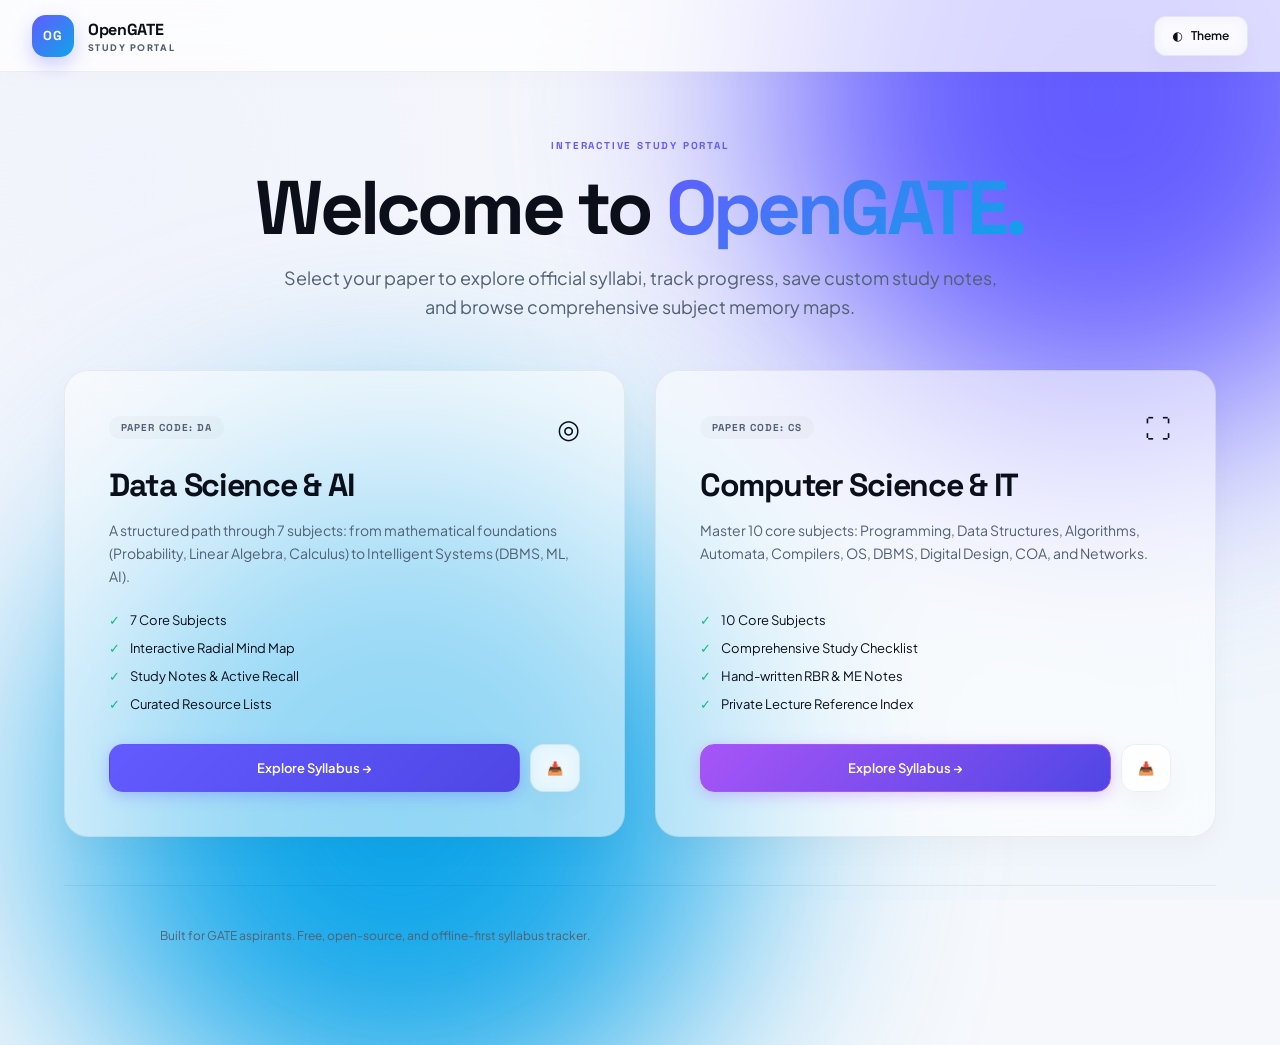
<file: templates/welcome.html>
<!doctype html>
<html lang="en">
<head>
  <meta charset="utf-8">
  <meta name="viewport" content="width=device-width, initial-scale=1">
  <meta name="description" content="OpenGATE Syllabus Explorer - Interactive study maps, checklists, and guides for GATE DA and GATE CS.">
  <meta name="theme-color" content="#07111f">
  <title>OpenGATE · Syllabus Explorer Portal</title>
  <link rel="icon" href="/static/favicon.svg" type="image/svg+xml">
  <link rel="stylesheet" href="/static/styles.css">
  <link href="https://fonts.googleapis.com/css2?family=Plus+Jakarta+Sans:wght@300;400;500;600;700;800&family=Space+Grotesk:wght@400;500;600;700&display=swap" rel="stylesheet">
</head>
<body>
  <div class="ambient ambient-one"></div>
  <div class="ambient ambient-two"></div>

  <header class="topbar">
    <a class="brand" href="/" aria-label="OpenGATE home">
      <span class="brand-mark">OG</span>
      <span>
        <strong>OpenGATE</strong>
        <small>Study Portal</small>
      </span>
    </a>
    <nav class="top-actions" aria-label="Primary">
      <button class="button quiet" id="theme-toggle" aria-label="Toggle color theme">
        <span aria-hidden="true">◐</span>
        <span class="button-label">Theme</span>
      </button>
    </nav>
  </header>

  <main class="welcome-container">
    <section class="welcome-hero">
      <span class="eyebrow">Interactive Study Portal</span>
      <h1>Welcome to <em>OpenGATE.</em></h1>
      <p>Select your paper to explore official syllabi, track progress, save custom study notes, and browse comprehensive subject memory maps.</p>
    </section>

    <section class="portal-grid">
      <!-- GATE DA CARD -->
      <article class="portal-card da-portal-card">
        <header class="portal-card-header">
          <span class="portal-badge">PAPER CODE: DA</span>
          <span class="portal-icon">◎</span>
        </header>
        <h2>Data Science &amp; AI</h2>
        <p>A structured path through 7 subjects: from mathematical foundations (Probability, Linear Algebra, Calculus) to Intelligent Systems (DBMS, ML, AI).</p>
        <ul class="portal-features">
          <li><span>✓</span> 7 Core Subjects</li>
          <li><span>✓</span> Interactive Radial Mind Map</li>
          <li><span>✓</span> Study Notes &amp; Active Recall</li>
          <li><span>✓</span> Curated Resource Lists</li>
        </ul>
        <div class="portal-actions-container" style="display: flex; gap: 10px; margin-top: auto; width: 100%;">
          <a href="/explorer/da" class="button primary large portal-action" style="flex: 1; margin: 0;">Explore Syllabus →</a>
          <a href="/syllabus/da" target="_blank" class="button quiet large" style="flex: 0 0 50px; padding: 0; margin: 0;" title="Download Official Syllabus PDF">📥</a>
        </div>
      </article>

      <!-- GATE CS CARD -->
      <article class="portal-card cs-portal-card">
        <header class="portal-card-header">
          <span class="portal-badge">PAPER CODE: CS</span>
          <span class="portal-icon">⛶</span>
        </header>
        <h2>Computer Science &amp; IT</h2>
        <p>Master 10 core subjects: Programming, Data Structures, Algorithms, Automata, Compilers, OS, DBMS, Digital Design, COA, and Networks.</p>
        <ul class="portal-features">
          <li><span>✓</span> 10 Core Subjects</li>
          <li><span>✓</span> Comprehensive Study Checklist</li>
          <li><span>✓</span> Hand-written RBR &amp; ME Notes</li>
          <li><span>✓</span> Private Lecture Reference Index</li>
        </ul>
        <div class="portal-actions-container" style="display: flex; gap: 10px; margin-top: auto; width: 100%;">
          <a href="/explorer/cs" class="button primary large portal-action" style="--accent: #a855f7; border-color: #a855f7; flex: 1; margin: 0;">Explore Syllabus →</a>
          <a href="/syllabus/cs" target="_blank" class="button quiet large" style="flex: 0 0 50px; padding: 0; margin: 0;" title="Download Official Syllabus PDF">📥</a>
        </div>
      </article>
    </section>

    <footer class="portal-footer">
      <p>Built for GATE aspirants. Free, open-source, and offline-first syllabus tracker.</p>
    </footer>
  </main>

  <script>
    const themeKey = "dsai-gate-theme";
    const themeToggle = document.querySelector("#theme-toggle");

    function initTheme() {
      const storedTheme = localStorage.getItem(themeKey);
      const isDark = storedTheme === "dark" || (!storedTheme && window.matchMedia("(prefers-color-scheme: dark)").matches);
      if (isDark) {
        document.body.classList.add("dark");
      } else {
        document.body.classList.remove("dark");
      }
    }

    themeToggle.addEventListener("click", () => {
      const isDark = document.body.classList.toggle("dark");
      localStorage.setItem(themeKey, isDark ? "dark" : "light");
    });

    initTheme();
  </script>
</body>
</html>
</file>
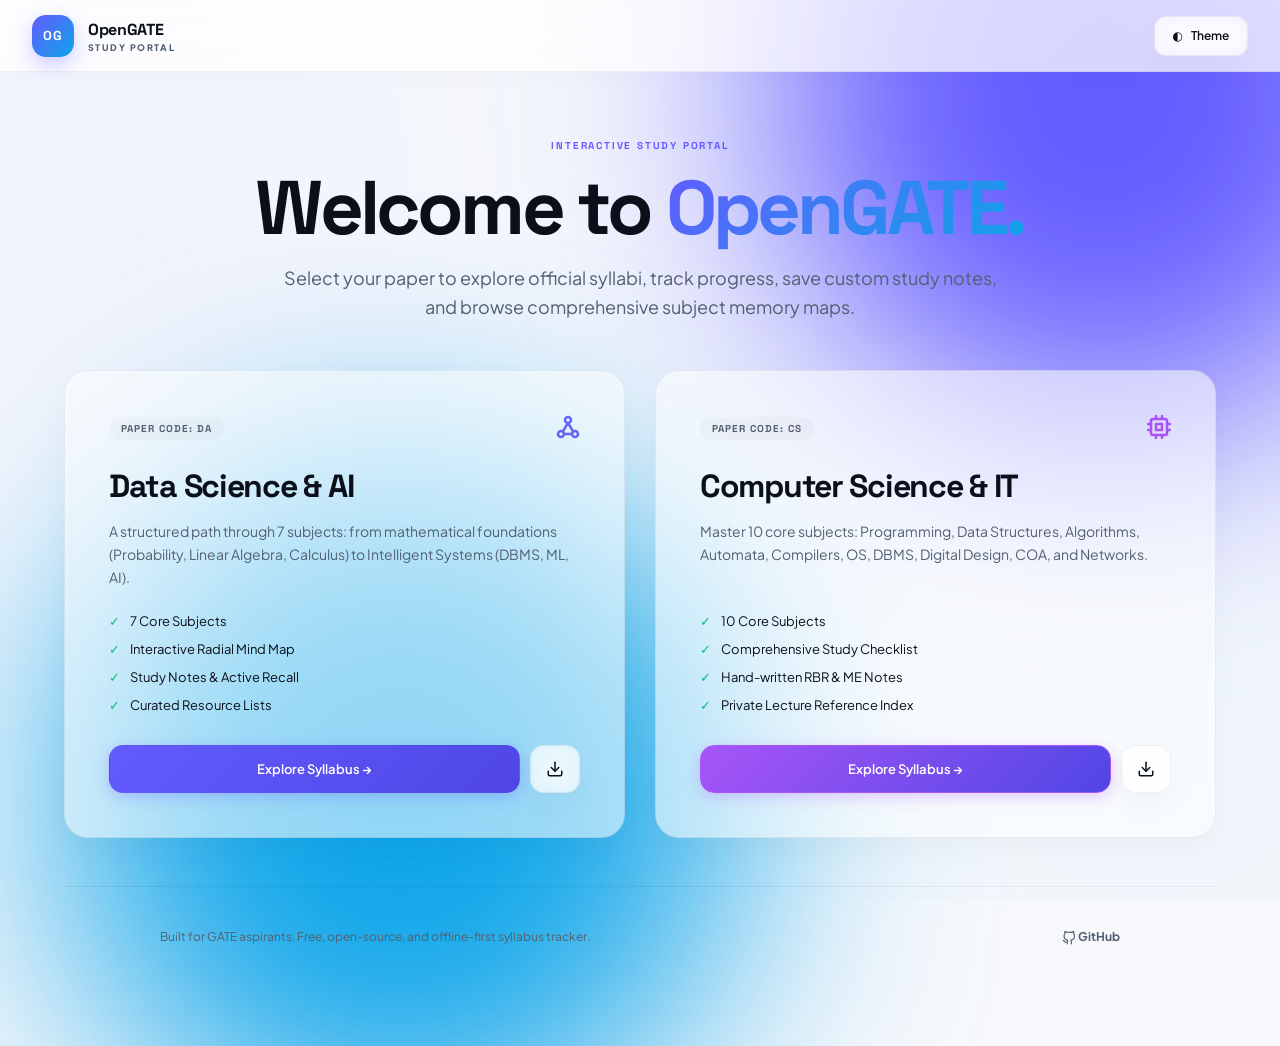
<file: src/templates/welcome.html>
<!doctype html>
<html lang="en">
<head>
  <meta charset="utf-8">
  <meta name="viewport" content="width=device-width, initial-scale=1">
  <meta name="description" content="OpenGATE Syllabus Explorer - Interactive study maps, checklists, and guides for GATE DA and GATE CS.">
  <meta name="theme-color" content="#07111f">
  <title>OpenGATE · Syllabus Explorer Portal</title>
  <link rel="icon" href="/static/favicon.svg" type="image/svg+xml">
  <link rel="stylesheet" href="/static/styles.css?v=1.1.3">
  <link href="https://fonts.googleapis.com/css2?family=Plus+Jakarta+Sans:wght@300;400;500;600;700;800&family=Space+Grotesk:wght@400;500;600;700&display=swap" rel="stylesheet">
</head>
<body>
  <div class="ambient ambient-one"></div>
  <div class="ambient ambient-two"></div>

  <header class="topbar">
    <a class="brand" href="/" aria-label="OpenGATE home">
      <span class="brand-mark">OG</span>
      <span>
        <strong>OpenGATE</strong>
        <small>Study Portal</small>
      </span>
    </a>
    <nav class="top-actions" aria-label="Primary">
      <button class="button quiet" id="theme-toggle" aria-label="Toggle color theme">
        <span aria-hidden="true">◐</span>
        <span class="button-label">Theme</span>
      </button>
    </nav>
  </header>

  <main class="welcome-container">
    <section class="welcome-hero">
      <span class="eyebrow">Interactive Study Portal</span>
      <h1>Welcome to <em>OpenGATE.</em></h1>
      <p>Select your paper to explore official syllabi, track progress, save custom study notes, and browse comprehensive subject memory maps.</p>
    </section>

    <section class="portal-grid">
      <!-- GATE DA CARD -->
      <article class="portal-card da-portal-card">
        <header class="portal-card-header">
          <span class="portal-badge">PAPER CODE: DA</span>
          <span class="portal-icon">
            <svg width="24" height="24" viewBox="0 0 24 24" fill="none" stroke="currentColor" stroke-width="2.5" stroke-linecap="round" stroke-linejoin="round" style="color: #6366f1;"><circle cx="12" cy="5" r="3"></circle><circle cx="5" cy="19" r="3"></circle><circle cx="19" cy="19" r="3"></circle><line x1="12" y1="8" x2="6.8" y2="16.5"></line><line x1="12" y1="8" x2="17.2" y2="16.5"></line><line x1="8" y1="19" x2="16" y2="19"></line></svg>
          </span>
        </header>
        <h2>Data Science &amp; AI</h2>
        <p>A structured path through 7 subjects: from mathematical foundations (Probability, Linear Algebra, Calculus) to Intelligent Systems (DBMS, ML, AI).</p>
        <ul class="portal-features">
          <li><span>✓</span> 7 Core Subjects</li>
          <li><span>✓</span> Interactive Radial Mind Map</li>
          <li><span>✓</span> Study Notes &amp; Active Recall</li>
          <li><span>✓</span> Curated Resource Lists</li>
        </ul>
        <div class="portal-actions-container" style="display: flex; gap: 10px; margin-top: auto; width: 100%;">
          <a href="/explorer/da" class="button primary large portal-action" style="flex: 1; margin: 0;">Explore Syllabus →</a>
          <a href="/syllabus/da" target="_blank" class="button quiet large" style="flex: 0 0 50px; padding: 0; margin: 0; display: inline-flex; align-items: center; justify-content: center;" title="Download Official Syllabus PDF">
            <svg width="18" height="18" viewBox="0 0 24 24" fill="none" stroke="currentColor" stroke-width="2" stroke-linecap="round" stroke-linejoin="round"><path d="M21 15v4a2 2 0 0 1-2 2H5a2 2 0 0 1-2-2v-4"></path><polyline points="7 10 12 15 17 10"></polyline><line x1="12" y1="15" x2="12" y2="3"></line></svg>
          </a>
        </div>
      </article>
 
      <!-- GATE CS CARD -->
      <article class="portal-card cs-portal-card">
        <header class="portal-card-header">
          <span class="portal-badge">PAPER CODE: CS</span>
          <span class="portal-icon">
            <svg width="24" height="24" viewBox="0 0 24 24" fill="none" stroke="currentColor" stroke-width="2.5" stroke-linecap="round" stroke-linejoin="round" style="color: #a855f7;"><rect x="4" y="4" width="16" height="16" rx="2" ry="2"></rect><rect x="9" y="9" width="6" height="6"></rect><line x1="9" y1="1" x2="9" y2="4"></line><line x1="15" y1="1" x2="15" y2="4"></line><line x1="9" y1="20" x2="9" y2="23"></line><line x1="15" y1="20" x2="15" y2="23"></line><line x1="20" y1="9" x2="23" y2="9"></line><line x1="20" y1="15" x2="23" y2="15"></line><line x1="1" y1="9" x2="4" y2="9"></line><line x1="1" y1="15" x2="4" y2="15"></line></svg>
          </span>
        </header>
        <h2>Computer Science &amp; IT</h2>
        <p>Master 10 core subjects: Programming, Data Structures, Algorithms, Automata, Compilers, OS, DBMS, Digital Design, COA, and Networks.</p>
        <ul class="portal-features">
          <li><span>✓</span> 10 Core Subjects</li>
          <li><span>✓</span> Comprehensive Study Checklist</li>
          <li><span>✓</span> Hand-written RBR &amp; ME Notes</li>
          <li><span>✓</span> Private Lecture Reference Index</li>
        </ul>
        <div class="portal-actions-container" style="display: flex; gap: 10px; margin-top: auto; width: 100%;">
          <a href="/explorer/cs" class="button primary large portal-action" style="--accent: #a855f7; border-color: #a855f7; flex: 1; margin: 0;">Explore Syllabus →</a>
          <a href="/syllabus/cs" target="_blank" class="button quiet large" style="flex: 0 0 50px; padding: 0; margin: 0; display: inline-flex; align-items: center; justify-content: center;" title="Download Official Syllabus PDF">
            <svg width="18" height="18" viewBox="0 0 24 24" fill="none" stroke="currentColor" stroke-width="2" stroke-linecap="round" stroke-linejoin="round"><path d="M21 15v4a2 2 0 0 1-2 2H5a2 2 0 0 1-2-2v-4"></path><polyline points="7 10 12 15 17 10"></polyline><line x1="12" y1="15" x2="12" y2="3"></line></svg>
          </a>
        </div>
      </article>
    </section>

    <footer class="portal-footer">
      <p>Built for GATE aspirants. Free, open-source, and offline-first syllabus tracker.</p>
      <a href="https://github.com/Jagadeeshwaran-05/OpenGATE.git" target="_blank" rel="noreferrer" class="portal-footer-github">
        <svg width="14" height="14" viewBox="0 0 24 24" fill="none" stroke="currentColor" stroke-width="2" stroke-linecap="round" stroke-linejoin="round" style="vertical-align: middle;"><path d="M9 19c-5 1.5-5-2.5-7-3m14 6v-3.87a3.37 3.37 0 0 0-.94-2.61c3.14-.35 6.44-1.54 6.44-7A5.44 5.44 0 0 0 20 4.77 5.07 5.07 0 0 0 19.91 1S18.73.65 16 2.48a13.38 13.38 0 0 0-7 0C6.27.65 5.09 1 5.09 1A5.07 5.07 0 0 0 5 4.77a5.44 5.44 0 0 0-1.5 3.78c0 5.42 3.3 6.61 6.44 7A3.37 3.37 0 0 0 9 18.13V22"></path></svg>
        GitHub
      </a>
    </footer>
  </main>

  <script>
    const themeKey = "dsai-gate-theme";
    const themeToggle = document.querySelector("#theme-toggle");

    function initTheme() {
      const storedTheme = localStorage.getItem(themeKey);
      const isDark = storedTheme === "dark" || (!storedTheme && window.matchMedia("(prefers-color-scheme: dark)").matches);
      if (isDark) {
        document.body.classList.add("dark");
      } else {
        document.body.classList.remove("dark");
      }
    }

    themeToggle.addEventListener("click", () => {
      const isDark = document.body.classList.toggle("dark");
      localStorage.setItem(themeKey, isDark ? "dark" : "light");
    });

    initTheme();
  </script>
</body>
</html>
</file>
<file: static/styles.css>
@import url('https://fonts.googleapis.com/css2?family=Plus+Jakarta+Sans:wght@300;400;500;600;700;800&family=Space+Grotesk:wght@400;500;600;700&display=swap');

:root {
  color-scheme: light;
  --bg: #f6f8fc;
  --surface: rgba(255, 255, 255, 0.55);
  --surface-solid: #ffffff;
  --surface-soft: rgba(0, 0, 0, 0.025);
  --text: #0b0f19;
  --muted: #526071;
  --line: rgba(11, 15, 25, 0.06);
  --accent: #635bff;
  --accent-strong: #4f46e5;
  --accent-soft: rgba(99, 91, 255, 0.08);
  --cyan: #0ea5e9;
  --green: #10b981;
  --shadow: 0 12px 30px rgba(0, 0, 0, 0.03);
  --shadow-hover: 0 20px 40px rgba(99, 91, 255, 0.06);
  --radius: 20px;
  --font-body: 'Plus Jakarta Sans', ui-sans-serif, system-ui, sans-serif;
  --font-display: 'Space Grotesk', ui-sans-serif, system-ui, sans-serif;
}

body.dark {
  color-scheme: dark;
  --bg: #040814;
  --surface: rgba(10, 16, 36, 0.65);
  --surface-solid: #090e21;
  --surface-soft: rgba(255, 255, 255, 0.035);
  --text: #f1f5f9;
  --muted: #94a3b8;
  --line: rgba(255, 255, 255, 0.06);
  --accent: #818cf8;
  --accent-strong: #a5b4fc;
  --accent-soft: rgba(129, 140, 248, 0.12);
  --cyan: #38bdf8;
  --green: #34d399;
  --shadow: 0 16px 36px rgba(0, 0, 0, 0.45);
  --shadow-hover: 0 24px 50px rgba(0, 0, 0, 0.6);
  --radius: 20px;
}

* {
  box-sizing: border-box;
  scrollbar-width: thin;
  scrollbar-color: var(--line) transparent;
}

html {
  scroll-behavior: smooth;
}

body {
  min-width: 320px;
  min-height: 100vh;
  margin: 0;
  overflow-x: hidden;
  background: var(--bg);
  color: var(--text);
  font-family: var(--font-body);
  transition: background 0.3s ease, color 0.3s ease;
  background-attachment: fixed;
}

body.dark {
  background-image:
    radial-gradient(circle at 10% 20%, rgba(13, 20, 47, 0.6) 0%, transparent 40%),
    radial-gradient(circle at 90% 80%, rgba(8, 27, 43, 0.5) 0%, transparent 40%);
}

body:not(.dark) {
  background-image:
    radial-gradient(circle at 10% 20%, rgba(99, 91, 255, 0.03) 0%, transparent 45%),
    radial-gradient(circle at 90% 80%, rgba(14, 165, 233, 0.03) 0%, transparent 45%);
}

button,
input,
textarea {
  font: inherit;
}

button,
a {
  -webkit-tap-highlight-color: transparent;
}

button {
  cursor: pointer;
}

a {
  color: inherit;
}

/* Ambient Background Glow elements */
@keyframes pulseGlow {
  0% {
    transform: translate(0, 0) scale(1);
    opacity: 0.15;
  }

  50% {
    transform: translate(40px, -60px) scale(1.15);
    opacity: 0.22;
  }

  100% {
    transform: translate(0, 0) scale(1);
    opacity: 0.15;
  }
}

@keyframes pulseGlowTwo {
  0% {
    transform: translate(0, 0) scale(1.1);
    opacity: 0.15;
  }

  50% {
    transform: translate(-50px, 50px) scale(0.9);
    opacity: 0.24;
  }

  100% {
    transform: translate(0, 0) scale(1.1);
    opacity: 0.15;
  }
}

.ambient {
  position: fixed;
  z-index: -1;
  width: 42rem;
  height: 42rem;
  border-radius: 50%;
  filter: blur(120px);
  pointer-events: none;
}

.ambient-one {
  top: -15rem;
  right: -10rem;
  background: var(--accent);
  animation: pulseGlow 15s ease-in-out infinite;
}

.ambient-two {
  bottom: -15rem;
  left: 5%;
  background: var(--cyan);
  animation: pulseGlowTwo 18s ease-in-out infinite alternate;
}

/* Glassmorphic Topbar */
.topbar {
  position: sticky;
  z-index: 50;
  top: 0;
  display: flex;
  min-height: 72px;
  align-items: center;
  justify-content: space-between;
  padding: 0 32px;
  border-bottom: 1px solid var(--line);
  background: color-mix(in srgb, var(--surface-solid) 75%, transparent);
  backdrop-filter: blur(20px);
  -webkit-backdrop-filter: blur(20px);
  box-shadow: 0 4px 30px rgba(0, 0, 0, 0.02);
}

.brand {
  display: inline-flex;
  align-items: center;
  gap: 14px;
  color: inherit;
  text-decoration: none;
}

.brand-mark {
  display: grid;
  width: 42px;
  height: 42px;
  place-items: center;
  border-radius: 14px;
  background: linear-gradient(135deg, var(--accent), var(--cyan));
  box-shadow: 0 8px 20px color-mix(in srgb, var(--accent) 30%, transparent);
  color: #fff;
  font-family: var(--font-display);
  font-size: 13px;
  font-weight: 700;
  letter-spacing: 0.05em;
}

.brand strong {
  font-family: var(--font-display);
  font-size: 16px;
  font-weight: 700;
  letter-spacing: -0.02em;
}

.brand small {
  margin-top: 2px;
  color: var(--muted);
  font-size: 9px;
  font-weight: 800;
  letter-spacing: 0.16em;
  text-transform: uppercase;
  display: block;
}

.top-actions,
.hero-actions,
.subject-links,
.view-controls,
.cta-section>div {
  display: flex;
  flex-wrap: wrap;
  align-items: center;
  gap: 10px;
}

/* Premium Buttons & Chips */
.button,
.chip,
.icon-button {
  display: inline-flex;
  min-height: 40px;
  align-items: center;
  justify-content: center;
  gap: 8px;
  border: 1px solid var(--line);
  border-radius: 12px;
  background: var(--surface);
  color: var(--text);
  font-size: 12px;
  font-weight: 600;
  text-decoration: none;
  backdrop-filter: blur(8px);
  -webkit-backdrop-filter: blur(8px);
  transition: all 0.2s cubic-bezier(0.16, 1, 0.3, 1);
  box-shadow: var(--shadow);
}

.button {
  padding: 0 18px;
}

.button:hover,
.chip:hover,
.icon-button:hover {
  transform: translateY(-2px);
  border-color: color-mix(in srgb, var(--accent) 35%, transparent);
  box-shadow: 0 8px 20px rgba(0, 0, 0, 0.05);
}

body.dark .button:hover,
body.dark .chip:hover,
body.dark .icon-button:hover {
  box-shadow: 0 8px 24px rgba(0, 0, 0, 0.3);
}

.button.primary {
  border-color: transparent;
  background: linear-gradient(135deg, var(--accent), var(--accent-strong));
  color: #fff;
  box-shadow: 0 4px 15px color-mix(in srgb, var(--accent) 30%, transparent);
}

.button.primary:hover {
  box-shadow: 0 6px 20px color-mix(in srgb, var(--accent) 45%, transparent);
  border-color: transparent;
}

.button.large {
  min-height: 48px;
  padding: 0 24px;
  font-size: 13px;
  border-radius: 14px;
}

.button.quiet {
  background: var(--surface);
  border-color: var(--line);
}

.button.quiet:hover {
  background: var(--surface-solid);
}

.icon-button {
  width: 40px;
  padding: 0;
}

.mobile-menu,
.close-menu {
  display: none;
}

/* App Shell Grid Layout */
.app-shell {
  display: grid;
  min-height: calc(100vh - 72px);
  grid-template-columns: 280px minmax(0, 1fr);
}

/* Glassmorphic Sidebar */
.sidebar {
  position: sticky;
  top: 72px;
  height: calc(100vh - 72px);
  padding: 30px 20px;
  overflow-y: auto;
  border-right: 1px solid var(--line);
  background: color-mix(in srgb, var(--surface-solid) 40%, transparent);
  backdrop-filter: blur(16px);
  -webkit-backdrop-filter: blur(16px);
}

.sidebar-head {
  display: flex;
  align-items: center;
  justify-content: space-between;
  gap: 16px;
}

.eyebrow {
  font-family: var(--font-display);
  color: var(--accent);
  font-size: 10px;
  font-weight: 700;
  letter-spacing: 0.18em;
  text-transform: uppercase;
}

.sidebar-copy {
  margin: 12px 0 20px;
  color: var(--muted);
  font-size: 12px;
  line-height: 1.6;
}

/* Glowing Search Box */
.search-control {
  display: flex;
  min-height: 44px;
  align-items: center;
  gap: 10px;
  padding: 0 14px;
  border: 1px solid var(--line);
  border-radius: 12px;
  background: var(--surface);
  color: var(--muted);
  transition: all 0.2s ease;
}

.search-control:focus-within {
  border-color: var(--accent);
  background: var(--surface-solid);
  box-shadow: 0 0 0 4px var(--accent-soft), var(--shadow);
}

.search-control input {
  min-width: 0;
  flex: 1;
  border: 0;
  outline: 0;
  background: transparent;
  color: var(--text);
  font-size: 12px;
}

kbd {
  padding: 3px 6px;
  border: 1px solid var(--line);
  border-radius: 6px;
  background: var(--surface-soft);
  color: var(--muted);
  font-size: 9px;
  font-weight: 700;
}

/* Sidebar Subject Navigation List */
.subject-nav {
  display: grid;
  gap: 6px;
  margin: 20px 0 30px;
}

.subject-nav-item {
  display: grid;
  min-height: 46px;
  grid-template-columns: 24px minmax(0, 1fr) auto;
  align-items: center;
  gap: 10px;
  padding: 0 14px;
  border: 1px solid transparent;
  border-radius: 12px;
  background: transparent;
  color: var(--muted);
  text-align: left;
  transition: all 0.2s cubic-bezier(0.16, 1, 0.3, 1);
}

.subject-nav-item:hover {
  background: rgba(255, 255, 255, 0.03);
  color: var(--text);
  transform: translateX(2px);
}

body:not(.dark) .subject-nav-item:hover {
  background: rgba(0, 0, 0, 0.02);
}

.subject-nav-item.active {
  border-color: var(--line);
  background: var(--surface);
  color: var(--text);
  box-shadow: var(--shadow);
}

.nav-number {
  font-family: var(--font-display);
  font-size: 10px;
  font-weight: 700;
  opacity: 0.6;
}

.nav-title {
  overflow: hidden;
  font-size: 12px;
  font-weight: 600;
  text-overflow: ellipsis;
  white-space: nowrap;
}

.nav-progress {
  font-size: 10px;
  font-weight: 600;
  font-variant-numeric: tabular-nums;
  opacity: 0.8;
}

/* Sidebar Progress Block */
.sidebar-progress {
  padding: 18px;
  border: 1px solid var(--line);
  border-radius: 16px;
  background: var(--surface);
  box-shadow: var(--shadow);
  backdrop-filter: blur(8px);
  -webkit-backdrop-filter: blur(8px);
}

.progress-heading {
  display: flex;
  align-items: center;
  justify-content: space-between;
  font-size: 11px;
  font-weight: 700;
}

.progress-heading strong {
  color: var(--accent);
}

.progress-track,
.subject-meter {
  height: 6px;
  margin: 12px 0 8px;
  overflow: hidden;
  border-radius: 999px;
  background: var(--surface-soft);
}

.progress-track span,
.subject-meter span {
  display: block;
  width: 0;
  height: 100%;
  border-radius: inherit;
  background: linear-gradient(90deg, var(--accent), var(--cyan));
  transition: width 0.4s cubic-bezier(0.16, 1, 0.3, 1);
}

.sidebar-progress p {
  margin: 0;
  color: var(--muted);
  font-size: 10px;
}

/* Hero Section */
.hero {
  display: grid;
  min-height: 520px;
  grid-template-columns: minmax(0, 1fr) minmax(360px, 0.7fr);
  align-items: center;
  gap: 60px;
  padding: 60px clamp(32px, 8vw, 96px);
}

.hero h1 {
  max-width: 800px;
  margin: 16px 0 20px;
  font-family: var(--font-display);
  font-size: clamp(40px, 6vw, 80px);
  line-height: 1.02;
  letter-spacing: -0.05em;
  font-weight: 700;
}

.hero h1 em {
  background: linear-gradient(135deg, var(--accent), var(--cyan));
  background-clip: text;
  -webkit-background-clip: text;
  color: transparent;
  font-style: normal;
  display: inline-block;
  position: relative;
}

.hero h1 em::after {
  content: "";
  position: absolute;
  bottom: 4px;
  left: 0;
  width: 100%;
  height: 8px;
  background: linear-gradient(90deg, var(--accent), var(--cyan));
  opacity: 0.12;
  border-radius: 4px;
  z-index: -1;
}

.hero-copy {
  min-width: 0;
}

.hero-copy>p {
  max-width: 640px;
  margin: 0 0 32px;
  color: var(--muted);
  font-size: 16px;
  line-height: 1.7;
}

/* Floating Orbit Panel (Hero Graphic) */
.hero-panel {
  position: relative;
  min-width: 0;
  min-height: 380px;
  overflow: hidden;
  border: 1px solid var(--line);
  border-radius: 28px;
  background:
    radial-gradient(circle at 50% 50%, var(--accent-soft), transparent 60%),
    var(--surface);
  backdrop-filter: blur(10px);
  -webkit-backdrop-filter: blur(10px);
  box-shadow: var(--shadow);
}

@keyframes spin {
  from {
    transform: translate(-50%, -50%) rotate(0deg);
  }

  to {
    transform: translate(-50%, -50%) rotate(360deg);
  }
}

@keyframes spinRev {
  from {
    transform: translate(-50%, -50%) rotate(360deg);
  }

  to {
    transform: translate(-50%, -50%) rotate(0deg);
  }
}

.orbit {
  position: absolute;
  top: 50%;
  left: 50%;
  border: 1px dashed color-mix(in srgb, var(--accent) 20%, transparent);
  border-radius: 50%;
  transform: translate(-50%, -50%);
}

.orbit-one {
  width: 240px;
  height: 240px;
  animation: spin 30s linear infinite;
}

.orbit-two {
  width: 340px;
  height: 340px;
  animation: spinRev 45s linear infinite;
}

@keyframes floatIcon {
  0% {
    transform: translateY(0px);
  }

  50% {
    transform: translateY(-8px);
  }

  100% {
    transform: translateY(0px);
  }
}

.hero-stat {
  position: absolute;
  display: grid;
  min-width: 96px;
  min-height: 96px;
  place-content: center;
  border: 1px solid var(--line);
  border-radius: 50%;
  background: color-mix(in srgb, var(--surface-solid) 92%, transparent);
  box-shadow: var(--shadow);
  text-align: center;
  backdrop-filter: blur(12px);
  -webkit-backdrop-filter: blur(12px);
  animation: floatIcon 6s ease-in-out infinite;
}

.hero-stat span {
  font-family: var(--font-display);
  font-size: 24px;
  font-weight: 700;
  letter-spacing: -0.03em;
}

.hero-stat small {
  margin-top: 3px;
  color: var(--muted);
  font-size: 8px;
  font-weight: 800;
  letter-spacing: 0.08em;
  text-transform: uppercase;
}

.main-stat {
  top: 50%;
  left: 50%;
  width: 140px;
  height: 140px;
  border-color: var(--accent);
  box-shadow: 0 15px 35px color-mix(in srgb, var(--accent) 15%, transparent);
  transform: translate(-50%, -50%);
  animation: floatIcon 8s ease-in-out infinite alternate;
}

.main-stat span {
  font-size: 44px;
  color: var(--accent);
}

.stat-one {
  top: 35px;
  left: 35px;
  animation-delay: 0.5s;
}

.stat-two {
  top: 45px;
  right: 30px;
  animation-delay: 1.5s;
}

.stat-three {
  right: 55px;
  bottom: 35px;
  animation-delay: 2.2s;
}

/* Study Principles Ribbon */
.signal-strip {
  display: grid;
  margin: 0 clamp(32px, 8vw, 96px);
  grid-template-columns: repeat(3, 1fr);
  border: 1px solid var(--line);
  border-radius: 20px;
  background: var(--surface);
  box-shadow: var(--shadow);
  backdrop-filter: blur(10px);
  -webkit-backdrop-filter: blur(10px);
}

.signal-strip div {
  display: flex;
  min-height: 72px;
  align-items: center;
  gap: 14px;
  padding: 0 24px;
  border-right: 1px solid var(--line);
  color: var(--muted);
  font-size: 13px;
  font-weight: 500;
}

.signal-strip div:last-child {
  border: 0;
}

.signal-strip strong {
  font-family: var(--font-display);
  color: var(--accent);
  font-size: 11px;
  letter-spacing: 0.1em;
}

/* Curriculum Grid & Headings */
.curriculum-section {
  padding: 100px clamp(32px, 8vw, 96px);
}

.section-heading {
  margin-bottom: 32px;
  display: flex;
  align-items: flex-end;
  justify-content: space-between;
  gap: 20px;
}

.section-heading h2,
.cta-section h2 {
  margin: 6px 0 0;
  font-family: var(--font-display);
  font-size: clamp(32px, 4vw, 56px);
  font-weight: 700;
  letter-spacing: -0.05em;
  line-height: 1.08;
}

.chip {
  min-height: 36px;
  padding: 0 14px;
  border-radius: 10px;
  color: var(--muted);
  background: var(--surface-soft);
  border-color: transparent;
  cursor: pointer;
}

.chip.active {
  background: var(--accent-soft);
  border-color: var(--accent);
  color: var(--accent);
}

.subject-grid {
  display: grid;
  grid-template-columns: repeat(2, minmax(0, 1fr));
  gap: 20px;
}

/* Elevated Subject Cards (Glass panel) */
.subject-card {
  position: relative;
  padding: 30px;
  overflow: hidden;
  border: 1px solid var(--line);
  border-radius: var(--radius);
  background: var(--surface);
  box-shadow: var(--shadow);
  backdrop-filter: blur(14px);
  -webkit-backdrop-filter: blur(14px);
  transition: all 0.25s cubic-bezier(0.16, 1, 0.3, 1);
}

.subject-card::before {
  position: absolute;
  top: 0;
  left: 0;
  width: 100%;
  height: 4px;
  background: linear-gradient(90deg, var(--subject-accent), var(--cyan, var(--subject-accent)));
  content: "";
}

.subject-card:hover {
  transform: translateY(-4px);
  border-color: color-mix(in srgb, var(--subject-accent) 40%, transparent);
  box-shadow: var(--shadow-hover);
}

.subject-card-head {
  display: flex;
  align-items: center;
  justify-content: space-between;
  gap: 16px;
}

.subject-number {
  font-family: var(--font-display);
  color: var(--subject-accent);
  font-size: 12px;
  font-weight: 700;
  letter-spacing: 0.1em;
}

.topic-count,
.subject-completion {
  margin-left: 10px;
  color: var(--muted);
  font-size: 10px;
  font-weight: 700;
  background: var(--surface-soft);
  padding: 3px 8px;
  border-radius: 6px;
}

.subject-completion {
  margin: 0;
  color: var(--subject-accent);
  background: color-mix(in srgb, var(--subject-accent) 10%, transparent);
}

.subject-card h3 {
  font-family: var(--font-display);
  margin: 20px 0 10px;
  font-size: 24px;
  font-weight: 700;
  letter-spacing: -0.04em;
  line-height: 1.2;
}

.subject-card>p {
  min-height: 40px;
  margin: 0;
  color: var(--muted);
  font-size: 13px;
  line-height: 1.6;
}

.subject-meter span {
  background: var(--subject-accent);
}

.subject-links {
  margin: 14px 0 20px;
}

.subject-links a,
.resource-sections a,
.text-button {
  color: var(--muted);
  font-size: 11px;
  font-weight: 700;
  text-decoration: none;
  transition: color 0.15s ease;
}

.subject-links a:hover,
.resource-sections a:hover,
.text-button:hover {
  color: var(--subject-accent);
}

.text-button {
  padding: 0;
  border: 0;
  background: transparent;
}

/* Glass Drawer List */
.resource-drawer {
  margin-bottom: 18px;
  border: 1px solid var(--line);
  border-radius: 12px;
  background: var(--surface-soft);
  overflow: hidden;
}

.resource-drawer summary {
  padding: 12px 16px;
  color: var(--muted);
  cursor: pointer;
  font-size: 11px;
  font-weight: 700;
  user-select: none;
  transition: background 0.2s ease;
}

.resource-drawer summary:hover {
  background: rgba(0, 0, 0, 0.015);
}

body.dark .resource-drawer summary:hover {
  background: rgba(255, 255, 255, 0.015);
}

.resource-sections {
  display: grid;
  gap: 14px;
  padding: 14px 16px 16px;
  grid-template-columns: repeat(2, minmax(0, 1fr));
  border-top: 1px solid var(--line);
  background: var(--surface);
}

.resource-sections section {
  min-width: 0;
}

.resource-sections h4 {
  margin: 0 0 8px;
  font-family: var(--font-display);
  font-size: 11px;
  font-weight: 700;
}

.resource-sections h4 span {
  color: var(--muted);
  font-weight: normal;
  font-size: 10px;
}

.resource-sections ul {
  display: grid;
  gap: 6px;
  margin: 0;
  padding: 0;
  list-style: none;
}

.resource-sections a {
  display: block;
  overflow: hidden;
  text-overflow: ellipsis;
  white-space: nowrap;
}

/* Checklist Items */
.topic-list {
  display: grid;
  gap: 6px;
  margin: 0;
  padding: 0;
  list-style: none;
}

.topic-list li {
  display: flex;
  align-items: center;
  border-radius: 10px;
  position: relative;
  border: 1px solid transparent;
  transition: all 0.15s ease;
}

.topic-list li:hover {
  background: var(--surface-soft);
  border-color: var(--line);
}

.topic-list label {
  display: flex;
  min-height: 40px;
  align-items: center;
  gap: 12px;
  padding: 8px 12px;
  cursor: pointer;
  color: var(--text);
  font-size: 12px;
  line-height: 1.5;
  flex: 1;
  user-select: none;
}

.topic-action {
  margin-right: 8px;
  padding: 6px 10px;
  border: 0;
  border-radius: 8px;
  background: transparent;
  color: var(--subject-accent);
  font-size: 10px;
  font-weight: 700;
  opacity: 0;
  transition: all 0.2s ease;
  z-index: 10;
}

.topic-list li:hover .topic-action,
.topic-action:focus-visible {
  opacity: 1;
}

.topic-action:hover {
  background: var(--surface-solid);
  box-shadow: var(--shadow);
}

.topic-list input {
  position: absolute;
  width: 1px;
  height: 1px;
  opacity: 0;
}

/* Premium Checkboxes */
.checkmark {
  display: grid;
  width: 18px;
  height: 18px;
  flex: 0 0 auto;
  place-items: center;
  border: 1.5px solid var(--line);
  border-radius: 6px;
  background: var(--surface-solid);
  transition: all 0.2s cubic-bezier(0.16, 1, 0.3, 1);
}

.topic-list input:checked+.checkmark {
  border-color: var(--subject-accent);
  background: var(--subject-accent);
  box-shadow: 0 0 10px color-mix(in srgb, var(--subject-accent) 30%, transparent);
}

.topic-list input:checked+.checkmark::after {
  color: #fff;
  content: "✓";
  font-size: 11px;
  font-weight: 900;
}

.topic-list input:checked~span:last-child {
  color: var(--muted);
  text-decoration: line-through;
  text-decoration-color: var(--subject-accent);
}

.empty-state {
  padding: 80px 20px;
  border: 2px dashed var(--line);
  border-radius: var(--radius);
  color: var(--muted);
  text-align: center;
}

.empty-state strong {
  display: block;
  font-family: var(--font-display);
  color: var(--text);
  font-size: 18px;
}

.empty-state p {
  font-size: 12px;
}

/* CTA Redesign */
.cta-section {
  margin: 0 clamp(32px, 8vw, 96px) 100px;
  padding: clamp(40px, 6vw, 80px);
  overflow: hidden;
  border: 1px solid var(--line);
  border-radius: 28px;
  position: relative;
  background:
    radial-gradient(circle at 90% 0%, var(--accent-soft), transparent 45%),
    var(--surface);
  backdrop-filter: blur(12px);
  -webkit-backdrop-filter: blur(12px);
  box-shadow: var(--shadow);
}

.cta-section p {
  max-width: 660px;
  margin: 16px 0 28px;
  color: var(--muted);
  font-size: 15px;
  line-height: 1.7;
}

footer {
  display: flex;
  align-items: center;
  justify-content: space-between;
  gap: 20px;
  padding: 30px clamp(32px, 8vw, 96px);
  border-top: 1px solid var(--line);
  color: var(--muted);
  font-size: 11px;
}

footer a {
  font-weight: 700;
  text-decoration: none;
}

/* Presentation Focus Deck Overlay */
.presentation {
  position: fixed;
  z-index: 200;
  inset: 0;
  display: grid;
  min-width: 320px;
  grid-template-columns: minmax(0, 1fr);
  grid-template-rows: auto minmax(0, 1fr) auto;
  overflow: hidden;
  background: var(--bg);
}

body.dark .presentation {
  background-image:
    radial-gradient(circle at 10% 10%, rgba(129, 140, 248, 0.1) 0%, transparent 40%),
    radial-gradient(circle at 90% 90%, rgba(56, 189, 248, 0.08) 0%, transparent 40%),
    radial-gradient(circle at 50% 50%, #03050c 0%, #020307 100%);
}

body:not(.dark) .presentation {
  background-image:
    radial-gradient(circle at 10% 10%, rgba(99, 91, 255, 0.05) 0%, transparent 45%),
    radial-gradient(circle at 90% 90%, rgba(14, 165, 233, 0.04) 0%, transparent 45%),
    radial-gradient(circle at 50% 50%, #f6f8fc 0%, #edf2f9 100%);
}

.presentation-toolbar,
.presentation-footer {
  position: relative;
  z-index: 4;
  display: flex;
  min-width: 0;
  align-items: center;
  justify-content: space-between;
  gap: 16px;
  padding: 16px 32px;
  border-bottom: 1px solid var(--line);
  background: color-mix(in srgb, var(--surface-solid) 65%, transparent);
  backdrop-filter: blur(24px);
  -webkit-backdrop-filter: blur(24px);
}

.presentation-actions,
.presentation-footer {
  display: flex;
  min-width: 0;
  align-items: center;
  gap: 10px;
}

.presentation-tabs {
  display: flex;
  gap: 4px;
  padding: 4px;
  border: 1px solid var(--line);
  border-radius: 999px;
  background: var(--surface-soft);
}

.presentation-tab {
  min-height: 34px;
  padding: 0 16px;
  border: 0;
  border-radius: 999px;
  background: transparent;
  color: var(--muted);
  font-size: 10px;
  font-weight: 700;
  letter-spacing: 0.06em;
  text-transform: uppercase;
}

.presentation-tab.active {
  background: var(--surface-solid);
  color: var(--text);
  box-shadow: var(--shadow);
}

.presentation-stage {
  position: relative;
  display: grid;
  min-width: 0;
  min-height: 0;
  width: 100%;
  place-items: start center;
  padding: clamp(24px, 4vw, 56px);
  overflow: auto;
}

/* Glass Presentation Focus Mode Slide Card */
.study-slide {
  display: grid;
  width: min(1180px, 100%);
  min-width: 0;
  min-height: min(680px, calc(100vh - 180px));
  grid-template-columns: minmax(0, 1fr);
  overflow: hidden;
  border: 1px solid var(--line);
  border-radius: 28px;
  background: var(--surface);
  backdrop-filter: blur(20px);
  -webkit-backdrop-filter: blur(20px);
  box-shadow: var(--shadow);
}

/* Mind Map Board Redesign */
.overall-map-panel {
  width: min(1500px, 100%);
  min-width: 0;
  padding: clamp(24px, 4vw, 48px);
  border: 1px solid var(--line);
  border-radius: 28px;
  background: var(--surface);
  backdrop-filter: blur(20px);
  -webkit-backdrop-filter: blur(20px);
  box-shadow: var(--shadow);
}

.overall-map-heading {
  display: flex;
  align-items: flex-end;
  justify-content: space-between;
  gap: 24px;
  margin-bottom: 24px;
}

.overall-map-heading h2 {
  margin: 8px 0;
  font-family: var(--font-display);
  font-size: clamp(34px, 5vw, 60px);
  font-weight: 700;
  letter-spacing: -0.05em;
}

.overall-map-heading p {
  margin: 0;
  color: var(--muted);
  font-size: 13px;
}

.map-legend {
  display: flex;
  flex-wrap: wrap;
  gap: 14px;
  color: var(--muted);
  font-size: 10px;
  font-weight: 700;
}

.map-tools {
  display: flex;
  gap: 8px;
}

.map-tools .icon-button {
  width: 36px;
  min-height: 36px;
  border-radius: 10px;
  font-size: 14px;
}

.map-tools .button {
  min-height: 36px;
  padding: 0 14px;
  border-radius: 10px;
  font-size: 10px;
}

#map-reset {
  width: auto;
  padding: 0 14px;
  font-size: 10px;
}

.map-node-form {
  display: grid;
  grid-template-columns: minmax(180px, 1fr) minmax(180px, 1fr) minmax(220px, 1.3fr) auto auto;
  align-items: end;
  gap: 12px;
  margin-bottom: 16px;
  padding: 16px;
  border: 1px solid var(--line);
  border-radius: 16px;
  background: var(--surface-soft);
}

.map-node-form[hidden] {
  display: none;
}

.map-node-form label {
  display: grid;
  gap: 6px;
  color: var(--muted);
  font-size: 10px;
  font-weight: 700;
}

.map-node-form input,
.map-node-form select {
  min-width: 0;
  min-height: 40px;
  padding: 0 12px;
  border: 1px solid var(--line);
  border-radius: 10px;
  outline: none;
  background: var(--surface-solid);
  color: var(--text);
  font: inherit;
  font-size: 12px;
}

.map-node-form input:focus,
.map-node-form select:focus {
  border-color: var(--accent);
}

.map-save-status {
  grid-column: 1 / -1;
  color: var(--muted);
  font-size: 10px;
}

.map-legend span {
  display: flex;
  align-items: center;
  gap: 6px;
}

.map-legend i {
  width: 10px;
  height: 10px;
  border-radius: 50%;
}

.root-key {
  background: #8b5cf6;
}

.subject-key {
  background: linear-gradient(135deg, #8b5cf6 0 25%, #06b6d4 25% 50%, #f59e0b 50% 75%, #22c55e 75%);
}

.topic-key {
  border: 1.5px solid #8b5cf6;
  background: #ede9fe;
}

.overall-map {
  min-height: 580px;
  padding: 20px;
  overflow: hidden;
  border: 1px solid var(--line);
  border-radius: 20px;
  background: var(--surface-soft);
  position: relative;
}

.overall-map svg {
  width: 100%;
  height: 100%;
  min-height: 520px;
}

.radial-memory-map {
  width: 100%;
  height: 100%;
  cursor: grab;
  font-family: inherit;
  touch-action: none;
  user-select: none;
}

.radial-memory-map.interacting {
  cursor: grabbing;
}

.radial-edges line {
  stroke-linecap: round;
}

.radial-edges .root-edge {
  stroke-width: 6px;
  opacity: 0.6;
}

.radial-edges .topic-edge {
  stroke-width: 2.5px;
  opacity: 0.45;
}

/* Premium Mind Map SVG Nodes styling */
.radial-node rect {
  stroke-width: 1.5px;
  transition: all 0.2s ease;
  rx: 10px;
  ry: 10px;
}

.radial-node {
  cursor: pointer;
}

.radial-node.dragging {
  cursor: grabbing;
}

.radial-node.dragging rect {
  filter: brightness(0.9) saturate(1.2);
  stroke-width: 3px;
}

.radial-node.custom-node rect {
  stroke-dasharray: 5 3;
}

.radial-node.custom-node.selected rect {
  filter: drop-shadow(0 0 10px color-mix(in srgb, var(--accent) 50%, transparent));
  stroke: var(--accent);
  stroke-dasharray: none;
  stroke-width: 4px;
}

.radial-node text {
  font-size: 11px;
  font-weight: 600;
  pointer-events: none;
  font-family: var(--font-body);
}

.radial-node.subject-node text,
.radial-node.root-node text {
  font-family: var(--font-display);
  font-weight: 700;
  font-size: 12px;
}

.overall-map .map-link {
  cursor: pointer;
  outline: none;
}

.overall-map .map-link .node-bkg,
.overall-map .map-link rect {
  transition: all 0.2s ease;
}

.overall-map .map-link:hover .node-bkg,
.overall-map .map-link:focus-visible .node-bkg,
.overall-map .map-link:hover rect,
.overall-map .map-link:focus-visible rect {
  filter: brightness(0.95) saturate(1.1);
  stroke-width: 2.5px !important;
}

.overall-map-fallback {
  display: grid;
  grid-template-columns: repeat(3, minmax(220px, 1fr));
  gap: 16px;
}

.overall-map-fallback section {
  padding: 18px;
  border: 1px solid var(--map-color);
  border-radius: 16px;
  background: var(--map-soft-color);
}

.overall-map-fallback h3 {
  margin: 0 0 12px;
  font-family: var(--font-display);
  color: var(--map-color);
}

.overall-map-fallback ul {
  margin: 0;
  padding-left: 18px;
  color: var(--muted);
  font-size: 11px;
  line-height: 1.7;
}

/* Slide Deck Styling inside Focus Mode */
.slide-copy {
  display: flex;
  min-width: 0;
  flex-direction: column;
  justify-content: flex-start;
  padding: clamp(30px, 5vw, 64px);
}

.slide-copy h2 {
  max-width: 820px;
  margin: 12px 0 16px;
  font-family: var(--font-display);
  font-size: clamp(36px, 5vw, 68px);
  line-height: 1.05;
  letter-spacing: -0.05em;
  font-weight: 700;
  overflow-wrap: anywhere;
}

.slide-copy>p {
  color: var(--muted);
  font-size: 14px;
  line-height: 1.7;
}

.slide-prompts {
  margin-top: 24px;
  padding-top: 20px;
  border-top: 1px solid var(--line);
}

.slide-prompts ol {
  display: grid;
  gap: 8px;
  margin: 12px 0 0;
  padding-left: 20px;
  color: var(--muted);
  font-size: 13px;
  line-height: 1.5;
}

.resource-map-section {
  margin-top: 24px;
  padding-top: 20px;
  border-top: 1px solid var(--line);
}

.resource-map-heading {
  display: flex;
  align-items: center;
  justify-content: space-between;
  gap: 12px;
  color: var(--muted);
  font-size: 10px;
}

.resource-map {
  display: grid;
  min-height: 240px;
  place-items: center;
  margin-top: 12px;
  padding: 16px;
  overflow: auto;
  border: 1px solid var(--line);
  border-radius: 16px;
  background: var(--surface-soft);
}

.resource-map svg {
  width: 100%;
  min-width: 700px;
  height: auto;
  max-height: 500px;
}

.resource-map .node {
  cursor: pointer;
}

.resource-map .edgePath path {
  stroke: var(--muted) !important;
}

.concept-branch,
.resource-branch {
  position: relative;
  display: grid;
  align-content: center;
  gap: 10px;
}

.concept-branch::after,
.resource-branch::before {
  position: absolute;
  top: 50%;
  width: 24px;
  height: 1px;
  background: var(--line);
  content: "";
}

.concept-branch::after {
  right: -24px;
}

.resource-branch::before {
  left: -24px;
}

.concept-node,
.resource-node {
  position: relative;
  border: 1px solid var(--line);
  background: var(--surface-soft);
  color: var(--text);
}

.concept-node {
  min-height: 38px;
  padding: 8px 14px;
  border-radius: 999px;
  font-size: 11px;
  font-weight: 700;
  text-align: left;
}

.concept-node:not(.current)::before,
.resource-node::before {
  position: absolute;
  top: 50%;
  width: 12px;
  height: 1px;
  background: var(--line);
  content: "";
}

.concept-node:not(.current)::before {
  right: -13px;
}

.concept-node.current {
  border-color: var(--map-text-color, var(--accent));
  background: var(--map-color, var(--accent-soft));
  color: var(--map-foreground-color, var(--text));
  font-size: 12px;
  box-shadow: 0 0 10px color-mix(in srgb, var(--map-text-color, var(--accent)) 20%, transparent);
}

.concept-node:not(.current) {
  border-color: var(--map-color, var(--line));
  background: var(--map-soft-color, var(--surface-soft));
  color: var(--map-text-color, var(--text));
}

.concept-node:disabled {
  cursor: default;
}

.resource-branch {
  grid-template-columns: repeat(2, minmax(0, 1fr));
}

.resource-node {
  display: grid;
  gap: 5px;
  padding: 12px 14px;
  border-radius: 12px;
  text-decoration: none;
  background: var(--surface-solid);
  transition: all 0.2s ease;
}

.resource-node::before {
  left: -13px;
}

.resource-node:hover {
  border-color: var(--accent);
  transform: translateY(-2px);
  box-shadow: var(--shadow);
}

.resource-node strong {
  font-size: 12px;
  font-weight: 700;
}

.resource-node span {
  color: var(--muted);
  font-size: 11px;
  line-height: 1.4;
}

.resource-node span:last-child {
  margin-top: 2px;
  color: var(--accent);
  font-size: 10px;
  font-weight: 700;
  text-transform: uppercase;
}

.resource-node[data-relevance="subject"] {
  opacity: 0.75;
}

.resource-kind {
  color: var(--accent) !important;
  font-size: 9px !important;
  font-weight: 700;
  letter-spacing: 0.06em;
  text-transform: uppercase;
}

.slide-links {
  display: flex;
  flex-wrap: wrap;
  gap: 10px;
  margin-top: 24px;
}

.slide-links a {
  padding: 8px 14px;
  border: 1px solid var(--line);
  border-radius: 999px;
  color: var(--text);
  font-size: 11px;
  font-weight: 700;
  text-decoration: none;
  background: var(--surface-solid);
  transition: all 0.2s ease;
}

.slide-links a:hover {
  border-color: var(--accent);
  transform: translateY(-1px);
}

.notes-heading h3 {
  margin: 8px 0;
  font-family: var(--font-display);
  font-size: 24px;
  font-weight: 700;
  letter-spacing: -0.04em;
}

.slide-arrow {
  position: fixed;
  z-index: 2;
  top: 50%;
  display: grid;
  width: 46px;
  height: 46px;
  place-items: center;
  border: 1px solid var(--line);
  border-radius: 50%;
  background: var(--surface-solid);
  color: var(--text);
  box-shadow: var(--shadow);
  transform: translateY(-50%);
  transition: all 0.2s ease;
}

.slide-arrow:hover:not(:disabled) {
  transform: translateY(-50%) scale(1.05);
  border-color: var(--accent);
}

.slide-arrow.previous {
  left: 16px;
}

.slide-arrow.next {
  right: 16px;
}

.slide-arrow:disabled {
  cursor: default;
  opacity: 0.25;
}

/* Glass Notes Slide-out Panel */
.notes-panel {
  position: fixed;
  z-index: 210;
  top: 0;
  right: 0;
  display: grid;
  width: min(440px, 100%);
  height: 100vh;
  grid-template-rows: auto minmax(0, 1fr) auto;
  padding: 24px;
  border-left: 1px solid var(--line);
  background: var(--surface);
  backdrop-filter: blur(24px);
  -webkit-backdrop-filter: blur(24px);
  box-shadow: var(--shadow);
}

.notes-heading,
.notes-footer {
  display: flex;
  align-items: center;
  justify-content: space-between;
  gap: 16px;
}

.notes-panel textarea {
  width: 100%;
  margin: 16px 0;
  padding: 16px;
  resize: none;
  border: 1px solid var(--line);
  border-radius: 12px;
  outline: none;
  background: var(--surface-solid);
  color: var(--text);
  font-size: 13px;
  line-height: 1.6;
  transition: border-color 0.2s ease;
}

.notes-panel textarea:focus {
  border-color: var(--accent);
  box-shadow: 0 0 0 3px var(--accent-soft);
}

.notes-footer {
  color: var(--muted);
  font-size: 10px;
}

.presentation-footer {
  justify-content: center;
  border-top: 1px solid var(--line);
  border-bottom: 0;
  color: var(--muted);
  font-size: 10px;
  font-weight: 700;
  letter-spacing: 0.06em;
  text-transform: uppercase;
}

body.presentation-open {
  overflow: hidden;
}

[hidden] {
  display: none !important;
}

/* Responsive Media Queries */
@media (max-width: 1100px) {
  .hero {
    grid-template-columns: minmax(0, 1fr);
    gap: 40px;
  }

  .hero-panel {
    min-height: 340px;
    max-width: 500px;
    margin: 0 auto;
    width: 100%;
  }

  .subject-grid {
    grid-template-columns: 1fr;
  }

  .map-node-form {
    grid-template-columns: repeat(2, minmax(0, 1fr));
  }
}

@media (max-width: 780px) {
  .map-node-form {
    grid-template-columns: 1fr;
  }

  .button-label {
    display: none;
  }

  .mobile-menu,
  .close-menu {
    display: inline-flex;
  }

  .mobile-menu {
    flex-direction: column;
    gap: 4px;
  }

  .mobile-menu span {
    width: 16px;
    height: 2px;
    background: currentColor;
    border-radius: 1px;
  }

  .app-shell {
    display: block;
  }

  .sidebar {
    position: fixed;
    z-index: 80;
    top: 0;
    left: 0;
    width: min(85vw, 310px);
    height: 100vh;
    transform: translateX(-105%);
    border-right: 1px solid var(--line);
    background: var(--surface-solid);
    box-shadow: var(--shadow);
    transition: transform 0.25s cubic-bezier(0.16, 1, 0.3, 1);
  }

  .sidebar.open {
    transform: translateX(0);
  }

  .hero {
    min-height: auto;
    padding-top: 48px;
  }

  .hero h1 {
    font-size: clamp(36px, 12vw, 56px);
  }

  .signal-strip {
    grid-template-columns: 1fr;
  }

  .signal-strip div {
    border-right: 0;
    border-bottom: 1px solid var(--line);
  }

  .section-heading,
  footer {
    align-items: flex-start;
    flex-direction: column;
  }

  .resource-sections {
    grid-template-columns: 1fr;
  }

  .study-slide {
    grid-template-columns: 1fr;
  }

  .overall-map-heading {
    align-items: flex-start;
    flex-direction: column;
  }

  .overall-map-fallback {
    grid-template-columns: 1fr;
  }

  .resource-map {
    grid-template-columns: 1fr;
  }

  .concept-branch,
  .resource-branch {
    grid-template-columns: 1fr;
  }

  .concept-branch::after,
  .resource-branch::before,
  .concept-node:not(.current)::before,
  .resource-node::before {
    display: none;
  }

  .slide-arrow {
    top: auto;
    bottom: 50px;
  }

  .presentation-stage {
    display: block;
    padding: 16px;
    overflow-x: hidden;
  }

  .presentation-footer {
    justify-content: flex-start;
    overflow-x: auto;
    white-space: nowrap;
  }
}

@media (max-width: 520px) {
  .topbar {
    padding: 0 16px;
  }

  .top-actions .button.primary {
    display: none;
  }

  .hero,
  .curriculum-section {
    padding-right: 18px;
    padding-left: 18px;
  }

  .hero-copy>p {
    font-size: 14px;
  }

  .hero-actions {
    gap: 8px;
  }

  .hero-actions .button {
    padding: 0 14px;
    font-size: 11px;
  }

  .signal-strip,
  .cta-section {
    margin-right: 18px;
    margin-left: 18px;
  }

  .hero-panel {
    min-height: 280px;
  }

  .orbit-two {
    width: 270px;
    height: 270px;
  }

  .stat-one {
    top: 20px;
    left: 14px;
  }

  .stat-two {
    top: 25px;
    right: 10px;
  }

  .stat-three {
    right: 25px;
    bottom: 15px;
  }

  .hero-stat {
    min-width: 68px;
    min-height: 68px;
  }

  .main-stat {
    width: 110px;
    height: 110px;
  }

  .subject-card {
    padding: 22px;
  }

  .topic-action {
    opacity: 1;
  }

  .presentation-toolbar {
    width: 100vw;
    max-width: 100vw;
    padding: 10px 14px;
    padding-right: 58px;
    flex-wrap: wrap;
  }

  .presentation-toolbar .brand small,
  #presentation-fullscreen,
  #slide-notes-toggle {
    display: none;
  }

  .presentation-tabs {
    order: 3;
    width: calc(100vw - 28px);
    margin-left: 0;
    justify-content: center;
  }

  .presentation-tab {
    padding: 0 10px;
    font-size: 9px;
  }

  .presentation-actions {
    position: absolute;
    top: 10px;
    right: 14px;
    flex: 0 0 auto;
  }

  .presentation-toolbar .button {
    padding: 0 10px;
    font-size: 10px;
  }

  .study-slide {
    display: block;
    width: calc(100vw - 32px) !important;
    min-width: 0 !important;
    max-width: calc(100vw - 32px) !important;
  }

  .overall-map-panel {
    width: calc(100vw - 32px);
    padding: 20px;
  }

  .overall-map-heading h2 {
    font-size: 30px;
  }

  .overall-map {
    min-height: 480px;
    padding: 10px;
  }

  .slide-copy {
    width: 100%;
    max-width: 100%;
    padding: 24px 16px;
  }

  .slide-copy h2 {
    font-size: clamp(32px, 12vw, 48px);
  }
}

/* OpenGATE Welcome Portal Glass Design */
.welcome-container {
  max-width: 1200px;
  margin: 0 auto;
  padding: 60px 24px;
  min-height: calc(100vh - 72px);
  display: flex;
  flex-direction: column;
  justify-content: center;
}

.welcome-hero {
  text-align: center;
  margin-bottom: 48px;
}

.welcome-hero h1 {
  font-family: var(--font-display);
  font-size: clamp(42px, 7vw, 76px);
  line-height: 1.02;
  margin: 16px 0;
  letter-spacing: -0.05em;
  font-weight: 700;
}

.welcome-hero h1 em {
  background: linear-gradient(135deg, var(--accent), var(--cyan));
  background-clip: text;
  -webkit-background-clip: text;
  color: transparent;
  font-style: normal;
}

.welcome-hero p {
  color: var(--muted);
  font-size: clamp(15px, 2vw, 18px);
  line-height: 1.65;
  max-width: 720px;
  margin: 0 auto;
}

.portal-grid {
  display: grid;
  grid-template-columns: repeat(2, minmax(0, 1fr));
  gap: 30px;
  margin-bottom: 48px;
}

.portal-card {
  position: relative;
  padding: 44px;
  border: 1px solid var(--line);
  border-radius: 24px;
  background: var(--surface);
  backdrop-filter: blur(16px);
  -webkit-backdrop-filter: blur(16px);
  box-shadow: var(--shadow);
  transition: all 0.25s cubic-bezier(0.16, 1, 0.3, 1);
  display: flex;
  flex-direction: column;
}

.portal-card:hover {
  transform: translateY(-4px);
  box-shadow: var(--shadow-hover);
}

.da-portal-card:hover {
  border-color: var(--accent);
}

.cs-portal-card:hover {
  border-color: #a855f7;
}

.portal-card-header {
  display: flex;
  justify-content: space-between;
  align-items: center;
  margin-bottom: 24px;
}

.portal-badge {
  font-family: var(--font-display);
  font-size: 10px;
  font-weight: 700;
  letter-spacing: 0.1em;
  padding: 5px 12px;
  border-radius: 999px;
  background: var(--surface-soft);
  color: var(--muted);
}

.portal-icon {
  font-size: 26px;
  line-height: 1;
}

.portal-card h2 {
  font-family: var(--font-display);
  font-size: 32px;
  margin: 0 0 14px;
  font-weight: 700;
  letter-spacing: -0.04em;
}

.portal-card p {
  color: var(--muted);
  font-size: 14px;
  line-height: 1.65;
  margin: 0 0 24px;
  flex-grow: 1;
}

.portal-features {
  list-style: none;
  padding: 0;
  margin: 0 0 32px;
  display: grid;
  gap: 12px;
}

.portal-features li {
  display: flex;
  align-items: center;
  gap: 10px;
  font-size: 13px;
  color: var(--text);
}

.portal-features span {
  color: var(--green);
  font-weight: bold;
}

.portal-action {
  width: 100%;
  text-align: center;
}

.portal-footer {
  text-align: center;
  color: var(--muted);
  font-size: 12px;
  margin-top: auto;
}

@media (max-width: 780px) {
  .portal-grid {
    grid-template-columns: 1fr;
    gap: 20px;
  }

  .welcome-container {
    padding: 30px 16px;
  }

  .portal-card {
    padding: 30px;
  }
}
</file>
